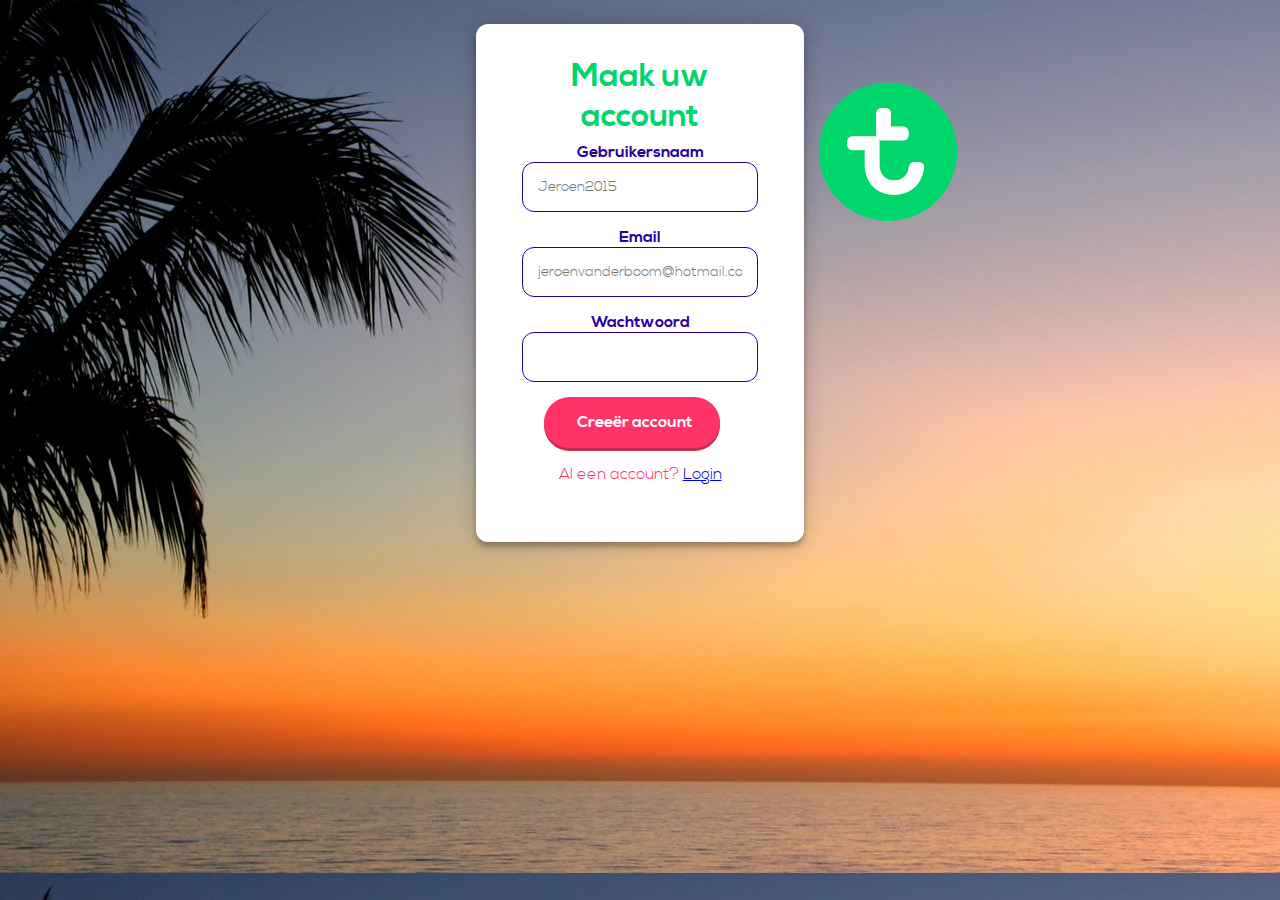
<file: aanmelden.html>
<!DOCTYPE html>
<html lang="nl">

<head>
    <meta charset="UTF-8">
    <meta name="viewport" content="width=device-width, initial-scale=1.0">
    <link rel="stylesheet" href="css/style.css">
    <link href="https://fonts.googleapis.com/css?family=Roboto" rel="stylesheet">
    <title>Aanmeld pagina</title>
</head>

<body>
    <header>
 <a href="index.html"><img src="img/logorond.png" alt="logo"> </a>
    </header>

    <div class="loginform">
        <div class="form">
            <form action="action_page.php">
                <fieldset>
                    <legend>Maak uw account</legend>
                    <label for="naam">Gebruikersnaam</label>

                    <input type="text" id="naam" name="Gebruikersnaam" placeholder="Jeroen2015" required>

                    <label for="email">Email</label>
                    <input type="email" id="email" name="email" placeholder="jeroenvanderboom@hotmail.com" required>

                    <label for="wachtwoord">Wachtwoord</label>
                    <input type="password" id="wachtwoord" required title="Uw wachtwoord moet tenminste 6 leestekens bevatten" pattern=".{7,}">

    

                    <input type="submit" value="Creeër account">
                     <p class="message">Al een account? <a href="inloggen.html">Login</a></p>
                </fieldset>
            </form>
        </div>
    </div>
</body>

</html>
</file>
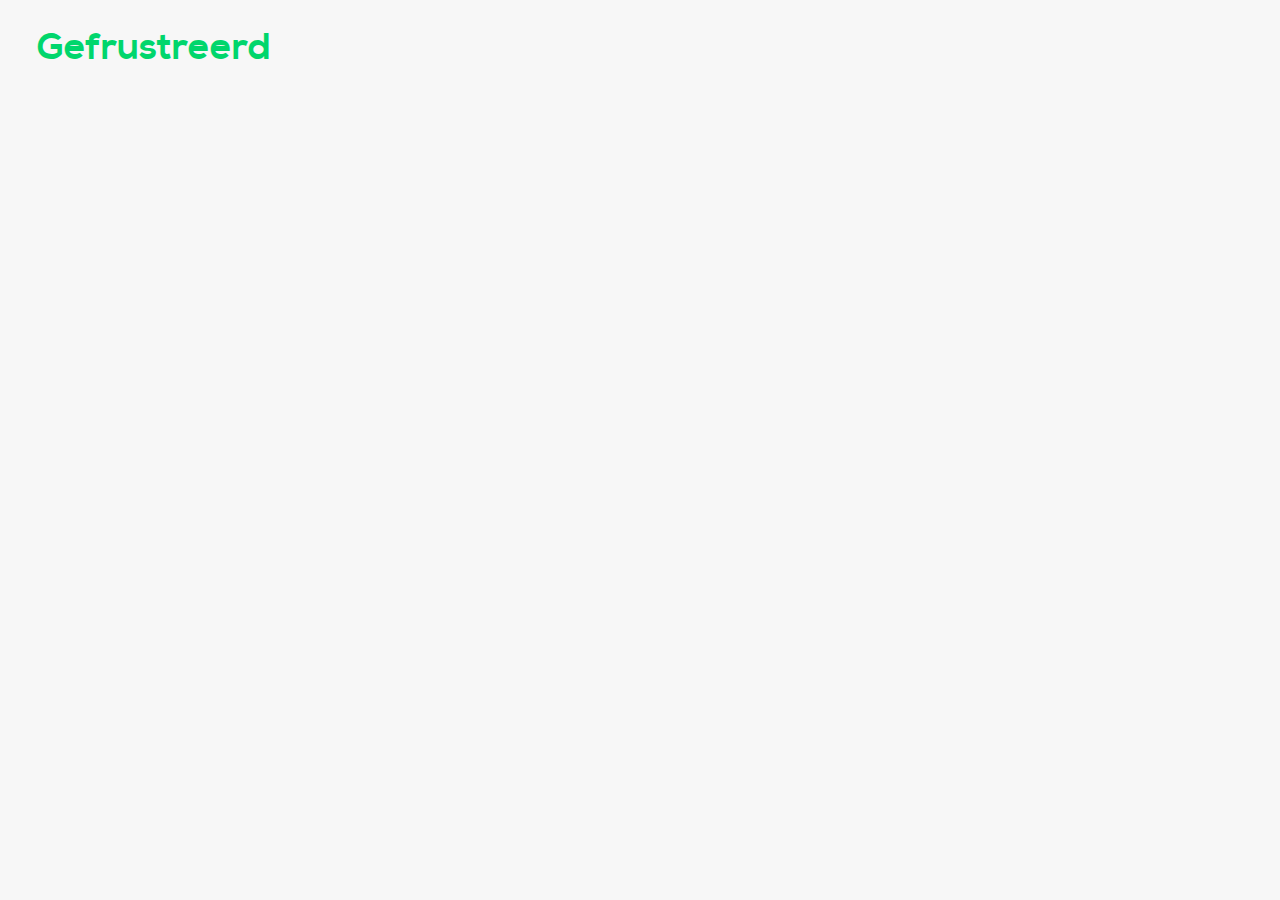
<file: gefrustreerd.html>
<!DOCTYPE html>
<html lang="en">
<head>
    <meta charset="UTF-8">
    <title>Stijloefeningen</title>
     <link rel="stylesheet" href="styles.css">
     <link href="https://fonts.googleapis.com/css?family=Frijole" rel="stylesheet">
</head>
<body>
    <h1 class="frustrated">Gefrustreerd</h1>
</body>
</html>
</file>
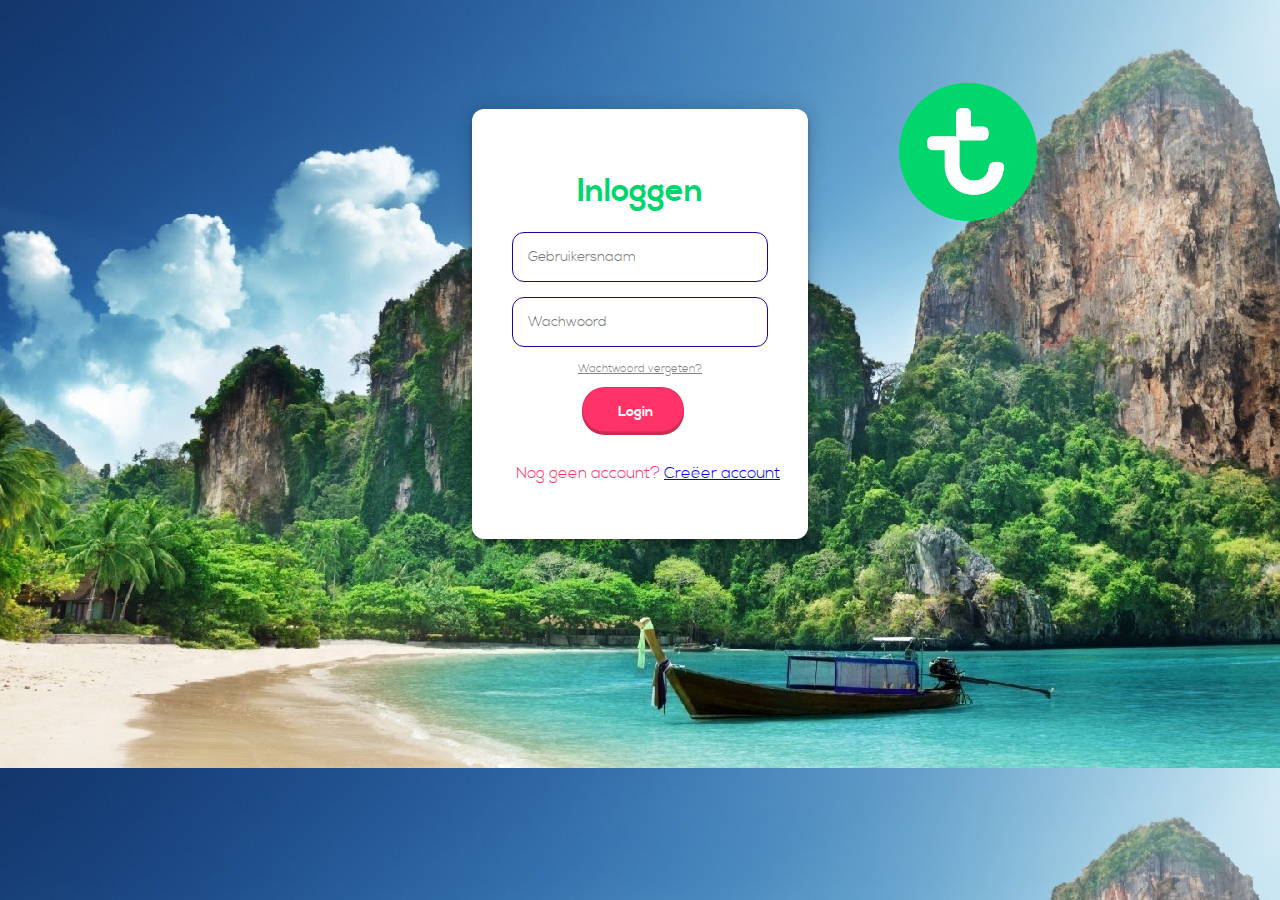
<file: inloggen.html>
<!DOCTYPE html>
<html lang="nl">

<head>
    <meta charset="UTF-8">
    <meta name="viewport" content="width=device-width, initial-scale=1.0">
    <link rel="stylesheet" href="css/styles.css">
    <link href="https://fonts.googleapis.com/css?family=Roboto" rel="stylesheet">
    <title>Inloggen</title>
</head>

<body>
   <header>
       <a href="index.html"><img src="img/logorond.png" alt="logo"> </a>
   </header>
    

    <div class="login-page">
     
        <div class="form">
            <h1>Inloggen</h1>

            <form class="login-form">
                <input type="text" placeholder="Gebruikersnaam">
                <input type="password" placeholder="Wachwoord">
                <p class="wachtwoord">Wachtwoord vergeten?</p>
                <a href="index.html"><input type="submit" value="Login"> </a>
                <p class="message">Nog geen account? <a href="aanmelden.html">Creëer account</a></p>
            </form>
        </div>
    </div>

</body>

</html>
</file>
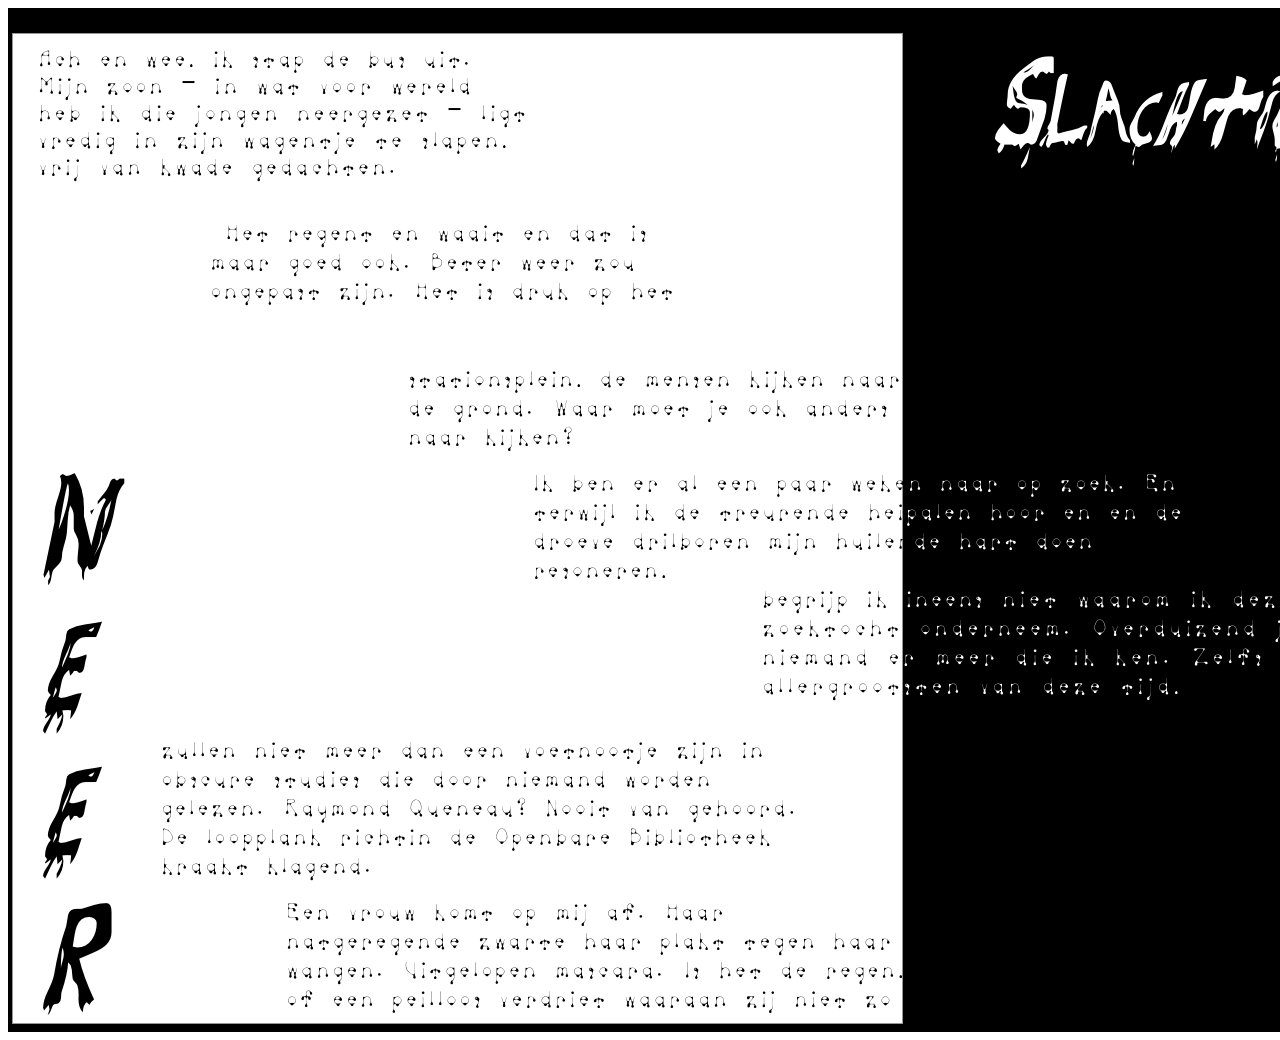
<file: neerslachtig.html>
<!DOCTYPE html>
<html lang="nl">
<head>
    <meta charset="UTF-8">
      <meta name="viewport" content="width=device-width, initial-scale=1.0">
    <title>Stijloefeningen</title>
     <link rel="stylesheet" href="css/styles2.css">
     <link href="https://fonts.googleapis.com/css?family=Six+Caps" rel="stylesheet">
<body>
<img src="img/neerslachtig/mobile.png" class="mobile" alt="neerslachtig">
<img src="img/neerslachtig/tablet.png" class="tablet" alt="neerslachtig">
<img src="img/neerslachtig/desktop.png" class="desktop" alt="neerslachtig">
    </body>
</file>
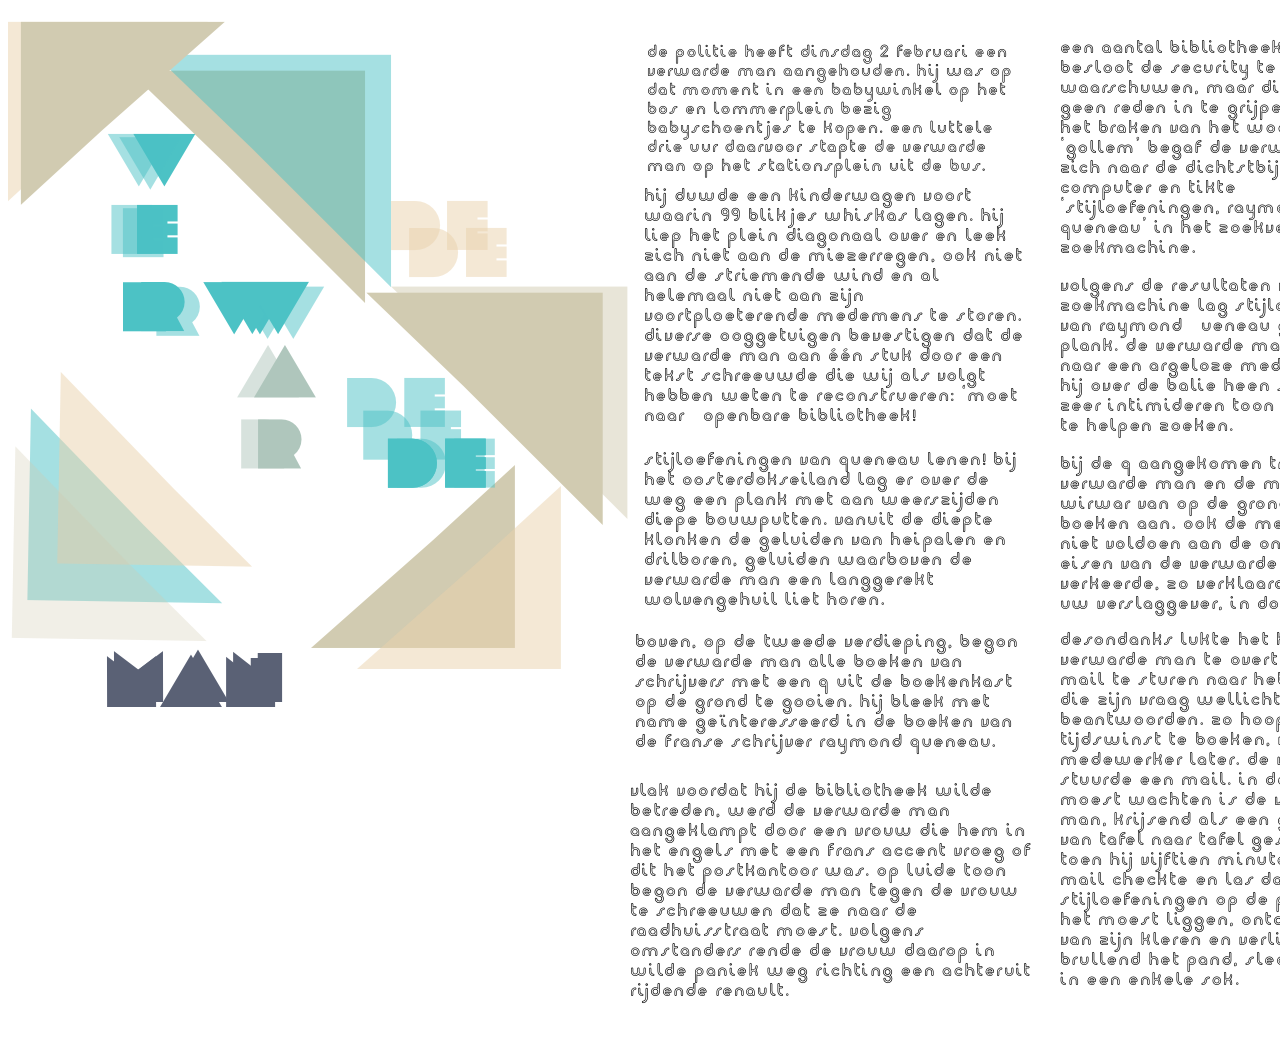
<file: verward.html>
<!DOCTYPE html>
<html lang="nl">
<head>
    <meta charset="UTF-8">
    <meta name="viewport" content="width=device-width, initial-scale=1.0">
    <title>Verwarde man</title>
    <link rel="stylesheet" href="css/styles2.css">
</head>
<body>
<img src="img/verwarde/verward%20mobile.png" class="verward" alt="verward">
<img src="img/verwarde/verward%20ipad.png" class="verwart" alt="verward">
<img src="img/verwarde/verward%20desktop1.png" class="verwarde" alt="verward">

    
</body>
</html>
</file>
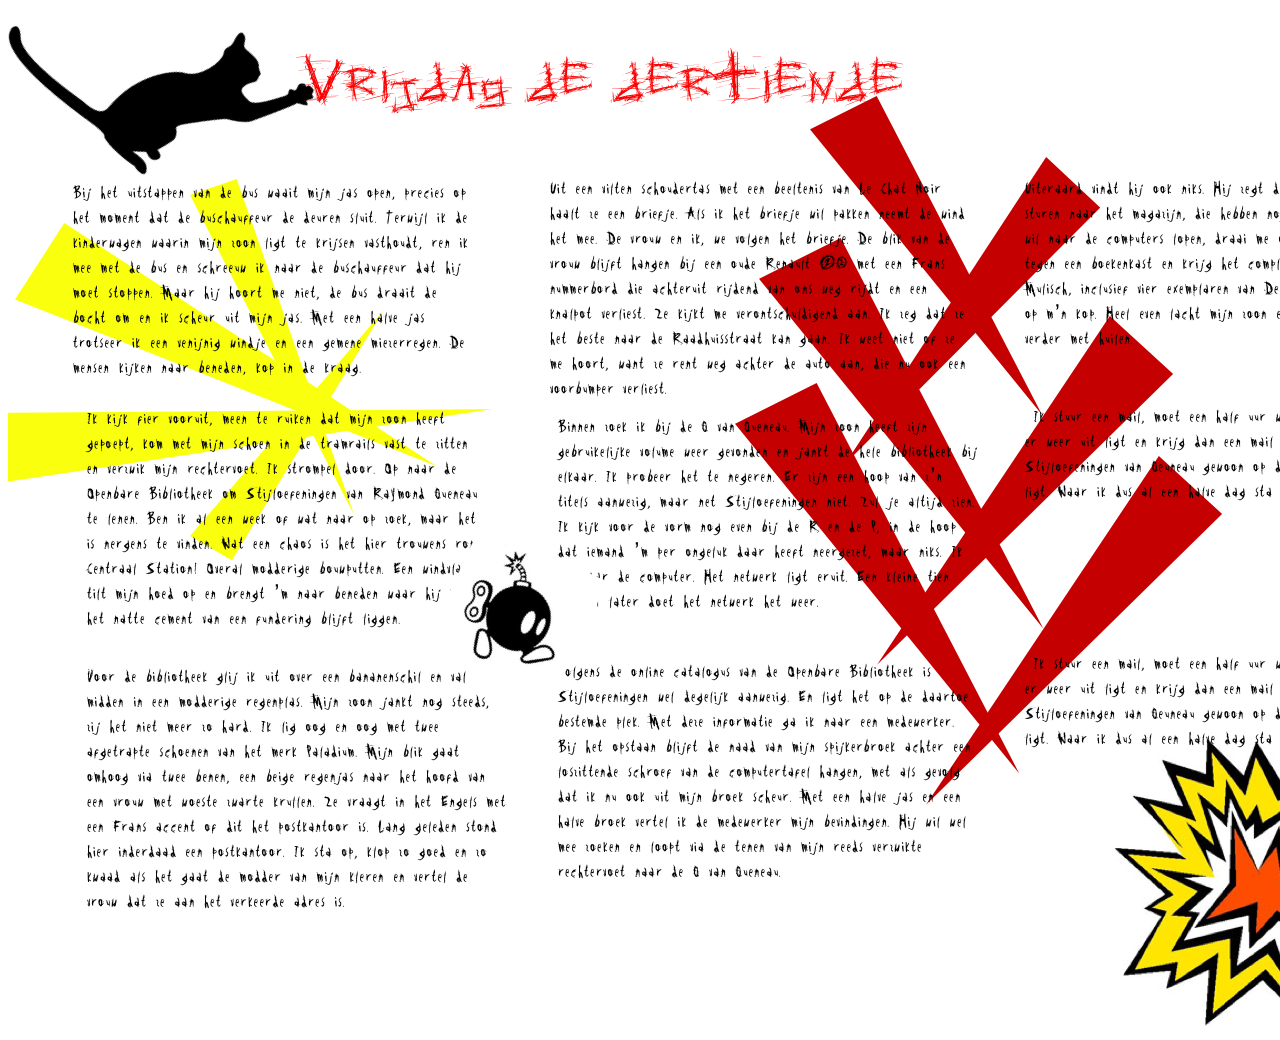
<file: vrijdagdedertiende.html>
<!DOCTYPE html>
<html lang="nl">
<head>
    <meta charset="UTF-8">
    <meta name="viewport" content="width=device-width, initial-scale=1.0">
    <title>Vrijdag de dertiende</title>
    <link rel="stylesheet" href="css/styles2.css">
</head>
<body>
<img src="img/vrijdag/vrijdag%20de%2013e.png" class="mobile13" alt="gefrustreerd">
<img src="img/vrijdag/vrijdag%2013%20ipad.png" class="ipad13" alt="gefrustreerd">
<img src="img/vrijdag/vrijdag%20de%2013e%20desktop.png" class="desktop13" alt="gefrustreerd">
     </body>
</html>
</file>
<file: css/style.css>
* {
box-sizing: border-box;
}

@font-face {
    font-family: 'Transavia_Sans';
    src: url("../fonts/Nexa_Free_Light-webfont.ttf");
    font-weight: 400;
}

@font-face {
    font-family: 'Transavia_xbold';
    src: url("../fonts/Nexa_Free_Bold-webfont.ttf");
    font-weight: 600;
}
img {
width: 4em;
margin-left: 8.5em;
}

legend {
    color: #00d66c;
    font-family: 'Transavia_xbold','Roboto';
    font-size: 2em;
    width: 100%;
}
.message {
    font-family: 'Transavia_Sans','Roboto';
    color: #ff3268;
}

body {
    background-image: url(wallp.jpg);
    background-position: center;
    background-repeat: repeat-y;
}

h1 {
    color: #00D66C;
    font-family: 'Transavia_xbold','Roboto';
}

label {
    color: #2800A0;
    font-family: 'Transavia_xbold','Roboto';
}

fieldset {
    border: none;
    color: #ff3268;
    font-family: 'Transavia_xbold','Roboto';
}

input[type=text] {
    font-family: 'Transavia_Sans','Roboto';
    outline: 0;
    width: 100%;
    border: 0;
    margin: 0 0 15px;
    padding: 15px;
    box-sizing: border-box;
    font-size: 14px;
    border-radius: 0.75rem;
   border: .0625rem solid #2800a0;
}

select {
    font-family: 'Transavia_Sans','Roboto';
    outline: 0;
    background: #fbf7f3;
    width: 100%;
    border: 0;
    margin: 0 0 15px;
    padding: 15px;
    box-sizing: border-box;
    font-size: 14px;
    border-radius: 0.75rem;
}


input[type=email] {
    font-family: 'Transavia_Sans','Roboto';
    outline: 0;
    width: 100%;
    border: 0;
    margin: 0 0 15px;
    padding: 15px;
    box-sizing: border-box;
    font-size: 14px;
    border-radius: 0.75rem;
    border: .0625rem solid #2800a0;
}

input[type=password] {
   font-family: 'Transavia_Sans','Roboto';
    outline: 0;
    width: 100%;
    border: 0;
    margin: 0 0 15px;
    padding: 15px;
    box-sizing: border-box;
    font-size: 14px;
    border-radius: 0.75rem;
    border: .0625rem solid #2800a0;
}

input:focus {
    -webkit-transform: scale(1.10, 1.10);
    transform: scale(1.10, 1.10);
    -webkit-transition: width .35s ease-in-out;
    transition: width .35s ease-in-out;
    border: 0;
    border-bottom: 3px solid #00d66c;
    -webkit-transition: 1.5s;
    transition: 1.5s;
    background: #f7f7f7;
}


.loginform {
    width: 360px;
    padding: 8% 0 0;
    margin: auto;
    border-radius: 5px;
    padding: 1em;
}

input[type=submit] {
    background-color: #ff3368;
    color: white;
    font-family: 'Transavia_xbold','Roboto';
    box-shadow: 0px 3px 0px #ca2b53;
    width: 11em;
    height: 3.2em;
    font-family: "Transavia_xbold";
    font-size: 1em;
    margin-right: 1em;
    text-indent: .3em;
    outline: none;
    border-radius: 1.75em;
    border: 0;
}
.form {
    position: relative;
    z-index: 1;
    background: white;
    margin: 0 auto 100px;
    padding: 2em;
    text-align: center;
    box-shadow: 0 0 20px 0 rgba(0, 0, 0, 0.2), 0 5px 5px 0 rgba(0, 0, 0, 0.24);
    border-radius: 0.75rem;
}
a:hover {
    color: #00d66c;
}

a:focus {
color: #00d66c;}


@media only screen and (min-width: 48em) {
    img {
    margin-left: 36em;
    margin-top: 4em;
    position: absolute;
    width: 10em;}   
}


@media only screen and (min-width: 60em) {
    img {
    margin-left: 50em;
    margin-top: 4em;
    position: absolute;
    width: 10em;}   
}
</file>
<file: styles.css>
/*overzichts pagina */

@font-face {
    font-family: 'Transavia_Sans';
    src: url("./fonts/Nexa_Free_Light-webfont.ttf");
    font-weight: 400;
}

@font-face {
    font-family: 'Transavia_xbold';
    src: url("./fonts/Nexa_Free_Bold-webfont.ttf");
    font-weight: 600;
}

* {
    box-sizing: border-box;
}


#tijd {
width: 12em;
margin-top: 2em;
    margin-left: 1em;
}

#tijdnu {
margin-left: 1em;
color: #ff3268;
font-family: 'Transavia_xbold','Roboto'; 
}

.verwarde {
font-family: 'Transavia_xbold','Roboto';
color: #00d66c;
transition: color 2s ease;
animation: skew 3s infinite;
transform: skew(60deg);
animation-direction: alternate;
}
@keyframes skew {
  0% {
    transform: skewX(60deg);
  }
  100% {
    transform: skewX(-60deg);
  }
}

.verwarde:hover {
color: #ff3268;
}
li {
    padding: 0.3em;
    transition: all 1.3s;
}

li:hover {
    transform: scale(1.3);
    color: #00d66c;
}

body {
    margin: 0;
    background-color: #f7f7f7;
}

section {
    margin: 0.5em auto;
    display: flex;
    flex-direction: column;
    flex-wrap: wrap;
}

article {
    width: 90%;
    background: white;
    border-radius: 0.75rem;
    margin-bottom: 1em;
    margin-right: 1em;
    margin-left: 1em;
}

h1 {
    font-family: 'Transavia_xbold', 'Roboto';
    color: #00d66c;
    font-size: 1.5em;
    width: 100%;
    margin-left: 0.8em;
    animation-name: bounceIn;
    animation-duration: 5s;
    animation-iteration-count: 2;
    transform: rotate(1080deg);
    transition: all 3s;
}

h2 {
    font-family: 'Transavia_xbold', 'Roboto';
    color: #00d66c;
    font-size: 1.4em;
}

h3 {
    font-family: 'Transavia_Sans', 'Roboto';
    color: #ff3268;
    font-size: 0.8em;
}

h4 {
    font-family: 'Transavia_Sans', 'Roboto';
    color: #2800a0;
    font-size: 0.6em;
}

h6 {
    font-family: 'Transavia_Sans','Roboto';
}

p {
    line-height: 1.5em;
    font-family: 'Transavia_Sans','Roboto';
    font-size: 0.8em;
    color: #606060;
    letter-spacing: 0.10em;
    width: 100%;
    line-height: 1.620em;
}

img {
    width: 3em;
}

select {
    border: 0;
    border-radius: 0.75rem;
    height: 2.5em;
    width: 7em;
    font-size: 1em;
    font-family: "Transavia_xbold",'Roboto';
    color: #fff;
    padding: 0 2em 0 1em;
    background: #ff3268;
    -webkit-appearance: none;
    margin-left: 1em
}

button {
    padding: 1.0em 1.0em;
    color: white;
    background-color: #2800a0;
    font-family: 'Transavia_xbold','Roboto';
    cursor: pointer;
    border: none;
    border-radius: 2rem;
    box-shadow: inset 0 -.1875em .0625em #2800a0;
    min-height: 1.5rem;
    min-width: 1.5rem;
    opacity: 1;
    transition: all 7s;
}

button:hover {
    transition: all 0.9s ease 0s;
    color: #ff3268;
    opacity: 0.75;
}

form {
    text-align: center;
    padding-top: 15px;
}


/* ===== child selector ======= */

article > div > img {
    display: none;
}

article > div > span > img {
    max-width: 2em;
    height: 2em;
}

header > img {
    max-width: 100%;
}

section > h2 {
    color: #00d66c;
    font-family: 'Transavia_xbold','Roboto';
    margin-left: 0.5em;
    font-size: 2em;
    left: 2em;
    top: 9em;
}

div > a {
    font-size 20em;
}

form > select {
    margin-top: 2em;
    margin-left: 6em;
}

header > div {
    background-color: white;
    width: 100%;
}

article > div {
    height: 100%;
    width: 100%;
    padding: 0em 1em 1em 1em;
}

article > div img {
    width: 60%;
    border-radius: 0.75rem;
}


/* ====== class selectors ======= */

.navigation {
    font-family: 'Transavia_Sans','Roboto';
    list-style: none;
    margin: 0;
    background: white;
    display: -webkit-box;
    display: -moz-box;
    display: -ms-flexbox;
    display: -webkit-flex;
    display: flex;
    -webkit-flex-flow: row wrap;
    justify-content: space-between;
    width: 100%;
}

.navigation a {
    text-decoration: none;
    color: #00d66c;
    font-size: 1em;
}

.icon {
    display: flex;
    justify-content: space-between;
    font-size: 0.6em;
    margin-top: 1em;
    border-top: 1px solid lightgray;
}

.home {
    margin: auto;
    margin-top: 0.3em;
}

.logo {
    margin-right: auto;
}

a.navi {
    margin-right: 2em;
    margin-top: 1em;
}

.select {
    display: flex;
    justify-content: space-around;
    margin: 0 2em;
    color: #00d66c;
}

.boeren {
    border-radius: 0.75rem;
}

.search {
    padding: 1.0em 1.5em;
    width: 10em;
}

.logotransavia {
    max-width: 8em;
    max-height: 6em;
}

.tekst {
    text-align: center;
    font-size: 1em;
    font-family: 'Transavia_xbold', 'Roboto';
    list-style-type: none;
    color: white;
    list-style-type: none;
    text-decoration: none;
}

.title {
    width: 100%;
    margin-left: 2em;
}

.titel {
    width: 100%;
}


/* ====== font awesome icons ====== */

.fa-search {
    margin-top: 0.3em;
    color: #2800a0;
}

.fa-user {
    color: #2800a0;
}

.fa-heart {
    color: #ff3268;
}

.fa-retweet {
    color: #2800a0;
}

.fa-comment {
    color: #00d66c;
}


/* ====== hover over link ====== */

a:hover {
    cursor: pointer;
    color: #ff3268;
}


/* ===== attribute selectors ====== */

input[type=search] {
    cursor: pointer;
    margin-top: 1em;
    margin-right: 3em;
    height: 3em;
    padding: 1.2em 0.3em 1em 0;
    text-align: left;
    border: none;
    font-family: 'Transavia_xbold','Roboto';
    width: 40%;
}

input[type="submit"] {
    width: 6em;
    color: white;
    font-family: 'Transavia_xbold','Roboto';
    background-color: RGBA(255, 50, 104, 1.00);
    border: none;
    padding: 1em;
    border-radius: 0.75rem;
}

input:focus {
    background: #2800a0;
    transition: background-color 6s ease-in;
    color: white;
    opacity: 0.5;
}


/* ====== media queries 35 em min width ====== */

@media only screen and (min-width: 35em) {
h1 {
    width: 100%;
    }
article {
    width: 45%;
    }
article > div img {
    width: 100%;
        height: auto;
        margin-top: 1em;
        border-radius: 0.75rem;
    }
    section {
        display: flex;
        flex-direction: row;
        margin-top: 6em;
    }
    img {
        width: 3em;
    }
    h3 {
        font-size: 0.9em;
    }
    p {
        font-size: 0.75em;
    }
    
    #tijd {
width: 12em;
margin-top: 2em;
    margin-left: 43em;
}
   
    /* ====== media queries min width 42em ======= */
    @media only screen and (min-width: 42em);
    h1 {
        font-size: 2.3em;
        width: 100%;
        margin-left: 2em;
    }
    h2 {
        font-size: 2em;
        font-family: 'Transavia_xbold','Roboto';
    }
    article {
        width: 40%;
        max-height: 50%;
        padding-right: 0;
    }
    section {
        display: flex;
        flex-direction: row;
        justify-content: center;
        margin: 0;
    }
    img section > h2 {
        color: #00d66c;
        font-family: 'Transavia_xbold','Roboto';
        font-size: 2em;
    }
    p {
        font-family: 'Transavia_Sans','Roboto';
        font-size: 0.9em;
    }
    header > img {
        width: 100%;
    }
    input:focus {
        background: #2800a0;
        transition: background-color 4s ease-out;
        color: white;
        opacity: 0.3;
    }
    select {
        border: 0;
        border-radius: 0.75rem;
        height: 2.5em;
        width: 7em;
        font-size: 1em;
        font-family: "Transavia_xbold",'Roboto';
        color: #fff;
        padding: 0 2em 0 1em;
        background: #ff3268;
        -webkit-appearance: none;
        margin-left: 30em;
        margin-top: 2em;
    }
    /* ====== media querie min width 60em ====== */
    @media only screen and (min-width: 60em) {
        select {
            border: 0;
            border-radius: 0.75rem;
            height: 2.5em;
            width: 7em;
            font-size: 1em;
            font-family: "Transavia_xbold",'Roboto';
            color: #fff;
            padding: 0 2em 0 1em;
            background: #ff3268;
            -webkit-appearance: none;
            margin-left: 70em;
            margin-top: 2em;
        }
        
          #tijd {
width: 12em;
margin-top: 2em;
    margin-left: 100em;
}
   
        div > h1 {
            color: #00d66c;
        }
        article > div > img {
            display: block;
        }
        .navigation {
            font-family: 'Transavia_Sans','Roboto';
            list-style: none;
            margin: 0;
            background: white;
            display: -webkit-box;
            display: -moz-box;
            display: -ms-flexbox;
            display: -webkit-flex;
            display: flex;
            -webkit-flex-flow: row wrap;
            justify-content: space-between;
            width: 100%;
        }
        .navigation a {
            text-decoration: none;
            color: #00d66c;
            font-size: 1em;
        }
        input[type=search] {
            cursor: pointer;
            width: 60%;
            margin-top: 1em;
            margin-right: 18em;
            height: 3em;
            padding: 1em 0 1em 0;
            text-align: left;
        }
        input:focus {
            background: #2800a0;
            transition: background-color 6s ease-in;
            color: white;
            opacity: 0.5;
        }
        article {
            width: 30%;
            margin: 1em;
            box-shadow: 0.250em 0.250em 0.250em #e6e6e6;
            transition: 0.3s;
        }
        article:hover {
            box-shadow: 1px 2px 70px -20px rgba(0, 0, 0, 1);
            transform: scale(1.02);
        }
        h1 {
            color: #00d66c;
            margin-left: 1em;
        }
        h2 {
        font-size: 2.3em;
        font-family: 'Transavia_xbold','Roboto';
    }
        header > img {
            width: 100%;
        }
        section {
            margin: 0;
            background-size: 85em 53em;
            background-color: #f7f7f7;
        }
        a {
            text-decoration: none;
        }
        li:hover {
            color: #ff3268;
        }
</file>
<file: css/styles.css>
@font-face {
    font-family: 'Transavia_Sans';
    src: url("../fonts/Nexa_Free_Light-webfont.ttf");
    font-weight: 400;
}

@font-face {
    font-family: 'Transavia_xbold';
    src: url("../fonts/Nexa_Free_Bold-webfont.ttf");
    font-weight: 600;
}


body {
    background-image: url(thailand.jpg);
    background-repeat: repeat-y;
}

img {
width: 4em;
margin-left: 8.5em;
}

h1 {
font-family: 'Transavia_xbold','Roboto';
color: #00d66c;}

.wachtwoord {
font-family: 'Transavia_Sans','Roboto';
font-size: 0.7em;
color: #838281;
margin-top: 0;
text-decoration: underline;
cursor: pointer;
}

.login-page {
    width: 360px;
    padding: 8% 0 0;
    margin: auto;
}

.form {
    z-index: 1;
    background: (255, 255,255,.7);
    margin: auto;
    max-width: 16em;
    padding: 40px;
    text-align: center;
    box-shadow: 0 0 20px 0 rgba(0, 0, 0, 0.2), 0 5px 5px 0 rgba(0, 0, 0, 0.24);
    border-radius: 0.75rem;
    background-color: white;
}

.form input {
    font-family: 'Transavia_Sans','Roboto';
    outline: 0;
    width: 100%;
    border: 0;
    margin: 0 0 15px;
    padding: 15px;
    box-sizing: border-box;
    font-size: 14px;
    border-radius: 0.75rem;
    border: .0625rem solid #2800a0;
}

.form button {
    text-transform: uppercase;
    outline: 0;
    background: #00d66c;
    width: 100%;
    border: 0;
    padding: 15px;
    color: #FFFFFF;
    font-size: 14px;
    -webkit-transition: all 0.3 ease;
    transition: all 0.3 ease;
    cursor: pointer;
    font-family: 'Nexa Bold';
    border-radius: 0.75rem;
    -webkit-transform: scale(1.13, 1.13);
    transform: scale(1.13, 1.13);
     transition: background-color 0.5s ease;
    
}


input:focus {
    border: 0;
border-bottom: 3px solid #00d66c;
transition: 1.5s
    
}

.form button:hover {
background-color: #ff3268;}
   
}
a:focus {
color: #ff3268;
}

a:hover {
color: #00d66c;
}


input:focus{
-webkit-transform: scale(1.01, 1.01);
transform: scale(1.13, 1.13);
background-color: #f7f7f7;
}

button:hover {
transition: all 0.9s ease 0s;
color: #2800a0;
cursor: pointer;
}
input[type=submit] {
    background-color: #ff3368;
    color: white;
    font-family: 'Transavia_xbold','Roboto';
    box-shadow: 0px 3px 0px #ca2b53;
    width: 7.3em;
    height: 3.2em;
    border: 0.0625em solid rgba(0, 0, 0, 0.1);
    font-family: "Transavia_xbold", 
    font-size: 1em;
    margin-right: 1em;
    text-indent: .3em;
    outline: none;
    border-radius: 1.75em;
}
.message {
    font-family: 'Transavia_Sans','Roboto';
    color: #ff3268;
    width: 17em;
}
@media only screen and (min-width: 48em) {
    img {
    margin-left: 36em;
    margin-top: 4em;
    position: absolute;
    width: 10em;}   
}


@media only screen and (min-width: 60em) {
    img {
    margin-left: 55em;
    margin-top: 4em;
    position: absolute;
    width: 10em;}   
}
</file>
<file: css/styles2.css>
/* verhalen */
@font-face {
    font-family: 'Transavia_Sans';
    src: url("./fonts/Nexa_Free_Light-webfont.ttf");
    font-weight: 400;
}

@font-face {
    font-family: 'Transavia_xbold';
    src: url("./fonts/Nexa_Free_Bold-webfont.ttf");
    font-weight: 600;
}
/* neerslachtig */
.mobile {
display: block;}

.tablet {
    display: none; }

.desktop {
display: none;
}

.verward {
display: block;}
.verwart {
display: none;
}

.verwarde  {
display: none;
}

.mobile13 {
display: block;
}

.ipad13 {
display: none;
}

.desktop13 {
display: none;
}

@media only screen and (min-width: 40em) {
.mobile {
display: none;
}
    
.tablet {
display: block; 
}

.desktop {
display: none;
}

.mobile13 {
display: none;
}

.ipad13 {
display: block;
}

.desktop13 {
display: none;
}
@media only screen and (min-width: 50em) {

.mobile {
display: none;}

.tablet {
    display: none; }

.desktop {
display: block;
}
    
.mobile13 {
display: none;
}

.ipad13 {
display: none;
}

.desktop13 {
display: block;
}
    }
    
/* === einde neerslachtig === */
    
/* verwarde man */
    
.verward {
display: block;
}


@media only screen and (min-width: 38em) {
.verward {
display: none;}

.verwart {
    display: block; }

.verwarde{
display: none;
}
    }

@media only screen and (min-width: 50em) {

.verward {
display: none;
    }

.verwart {
    display: none; 
    }

.verwarde {
display: block;
}
    }
</file>
